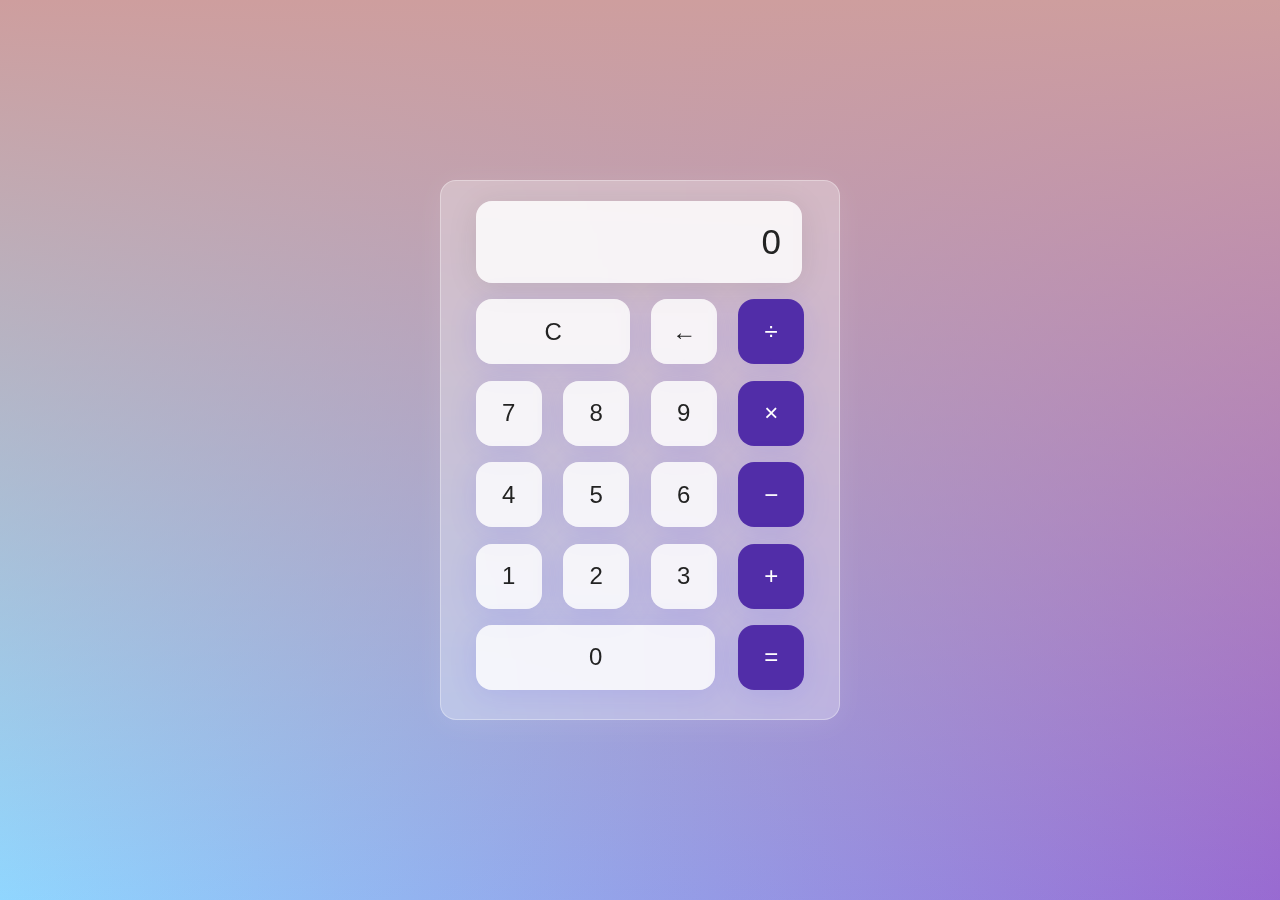
<file: calculator/index.html>
<!DOCTYPE html>
<html lang="en">
<head>
    <meta charset="UTF-8">
    <meta name="viewport" content="width=device-width, initial-scale=1.0">
    <title>Calculator</title>
    <link rel="stylesheet" href="style.css">
    <link rel="shortcut icon" href="website_logo.png" type="image/x-icon">
</head>
<body>
    <div class="wrapper">
        <section class="screen">
            0
        </section>
        <section class="calc-buttons">
            <div class="calc-button-row">
                <button class="calc-button double">
                    C
                </button>
                <button class="calc-button">
                    &larr;
                </button>
                <button class="calc-button">
                    &divide;
                </button>
            </div>

            <div class="calc-button-row">
                <button class="calc-button">
                    7
                </button>
                <button class="calc-button">
                    8
                </button>
                <button class="calc-button">
                    9
                </button>
                <button class="calc-button">
                    &times;
                </button>
            </div>
            <div class="calc-button-row">
                <button class="calc-button">
                    4
                </button>
                <button class="calc-button">
                    5
                </button>
                <button class="calc-button">
                    6
                </button>
                <button class="calc-button">
                    &minus;
                </button>
            </div>
            <div class="calc-button-row">
                <button class="calc-button">
                    1
                </button>
                <button class="calc-button">
                    2
                </button>
                <button class="calc-button">
                    3
                </button>
                <button class="calc-button">
                    &plus;
                </button>
            </div>
            <div class="calc-button-row">
                <button class="calc-button triple">
                    0
                </button>
                <button class="calc-button">
                    &equals;
                </button>
            </div>
        </section>

    </div>
    <script src="script.js"></script>
</body>
</html>
</file>
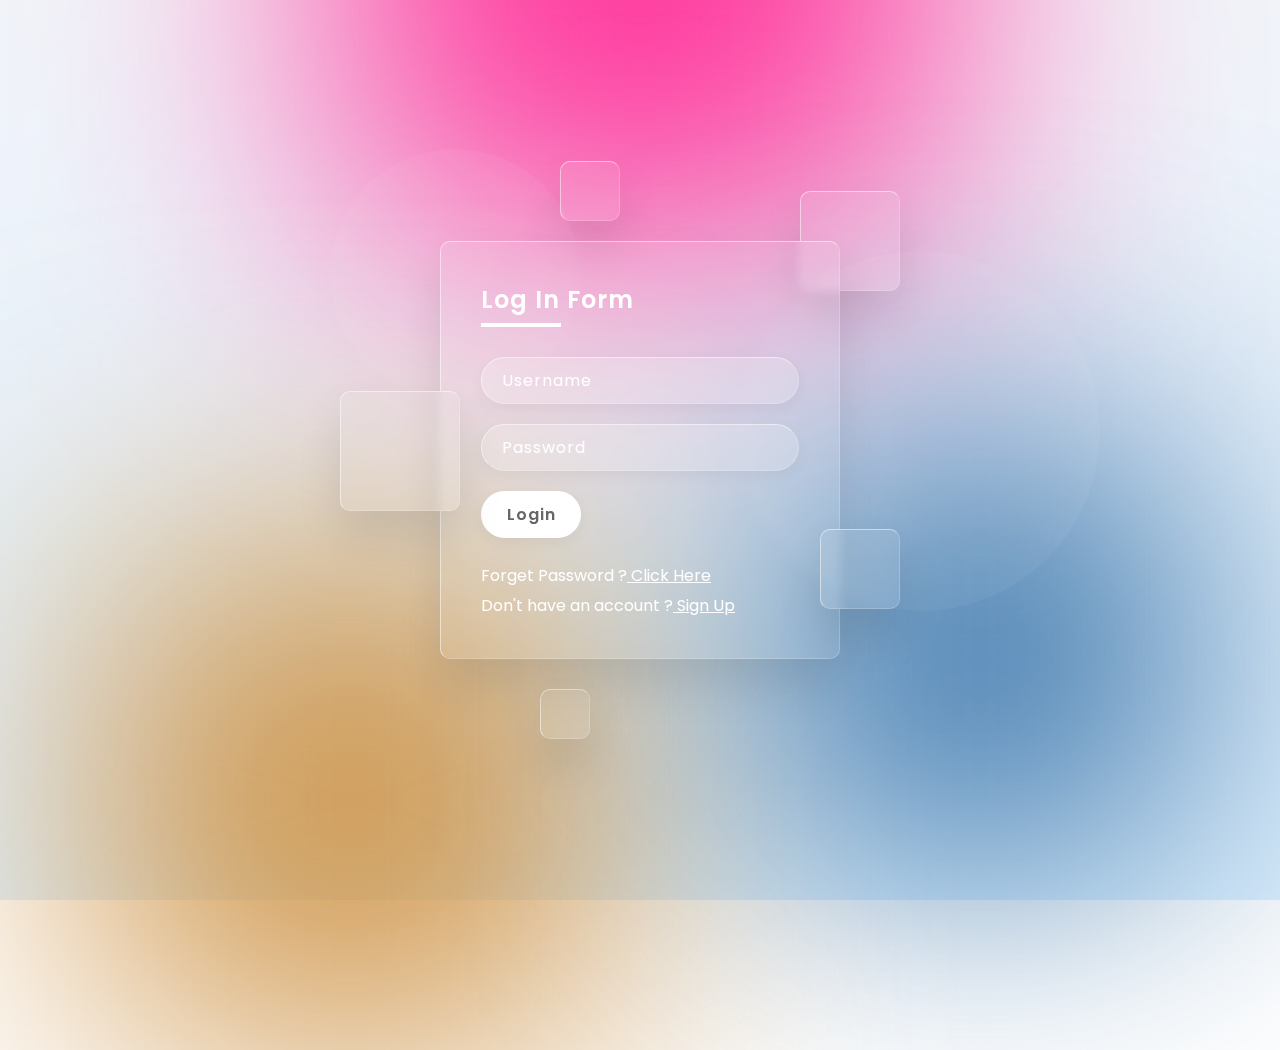
<file: glassmorphism log in page/index.html>
<!DOCTYPE html>
<html lang="en">
<head>
    <meta charset="UTF-8">
    <meta name="viewport" content="width=device-width, initial-scale=1.0">
    <title>Log In </title>
    <link rel="stylesheet" href="style.css">
</head>
<body>
    <section>
        <div class="color"></div>
        <div class="color"></div>
        <div class="color"></div>
        <div class="box">
            <div class="square" style="--i:0;"> </div>
            <div class="square" style="--i:1;"> </div>
            <div class="square" style="--i:2;"> </div>
            <div class="square" style="--i:3;"> </div>
            <div class="square" style="--i:4;"> </div>
            <div class="circle1"></div>
            <div class="circle2"></div>
            <div class="container">
            <div class="form">
                <h2>Log In Form</h2>
                <form>
                    <div class="inputbox">
                        <input type="text" placeholder="Username">
                    </div>
                    <div class="inputbox">
                        <input type="password" placeholder="Password">
                    </div>
                    <div class="inputbox">
                        <input type="submit" value="Login">
                    </div>
                    <p class="forget">Forget Password ?<a class="click" href="#" > Click Here</a></p>
                    <p class="forget">Don't have an account ?<a class="click" href="#" > Sign Up</a></p>
                </form>
            </div>
        </div>
    </div>
</section>
</body>
</html>
</file>
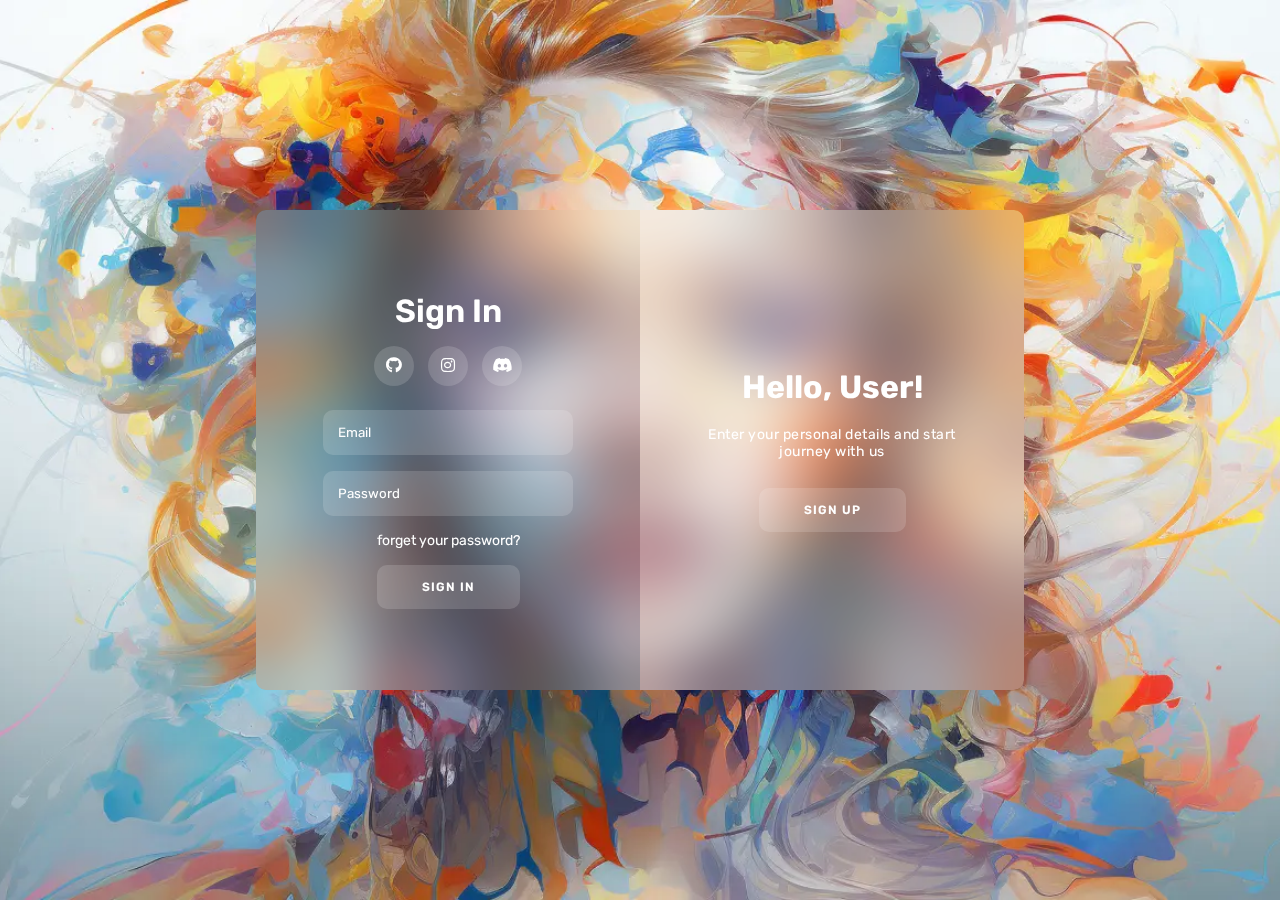
<file: glassmorphism sign in and sign up page/index.html>
<!DOCTYPE html>
<html lang="en">
<head>
    <meta charset="UTF-8">
    <meta name="viewport" content="width=device-width, initial-scale=1.0">
    <link rel="stylesheet" href="https://cdnjs.cloudflare.com/ajax/libs/font-awesome/6.5.1/css/all.min.css">
    <link rel="stylesheet" href="style.css">
    <title>sign up form </title>
</head>
<body>
    <div class="container">
        <div class="sign-up-wrapper">
            <form>
                <h1>
                    Create Account
                </h1>
                <div class="social">
                    <div>
                        <a href="#"><i class="fa-brands fa-github"></i></a>
                    </div>
                    <div>
                        <a href="#"><i class="fa-brands fa-instagram"></i></a>
                    </div>
                    <div>
                        <a href="#"><i class="fa-brands fa-discord"></i></a>
                    </div>
                </div>
                <div class="input-group">
                    <input type="text" placeholder="Name">
                    <input type="email"
                    placeholder="Email">
                    <input type="password" placeholder="Password">
                    <button>
                        Sign Up
                    </button>
                </div>
            </form>
        </div>
        <div class="sign-in-wrapper">
            <form >
                <h1>Sign In</h1>
                <div class="social">
                    <div>

                        <a href="#"><i class="fa-brands fa-github"></i></a>
                    </div>
                    <div>
                        <a href="#"><i class="fa-brands fa-instagram"></i></a>
                    </div>
                    <div>

                        <a href="#"><i class="fa-brands fa-discord"></i></a>
                    </div>
                </div>
                <div class="input-group">
                    <input type="email"
                    placeholder="Email">
                    <input type="password" placeholder="Password">
                    <a href="#">forget your password?</a>
                    <button>Sign In</button>
                </div>
            </form>
 
        </div>
        <div class="overlay">
        <div class="overlay-left">
            <h1>Welcome Back</h1>
            <p>To keep connected with us please login with your personal info</p>
            <button id="signin" class="overlay-btn">
                Sign In
            </button>
        </div>
        <div class="overlay-right">
            <h1>Hello, User!</h1>
            <p>Enter your personal details and start journey with us </p>
            <button id="signup" class="overlay-btn">Sign Up</button>
        </div>
        </div>
    </div>
    <script src="script.js"></script>
</body>
</html>
</file>
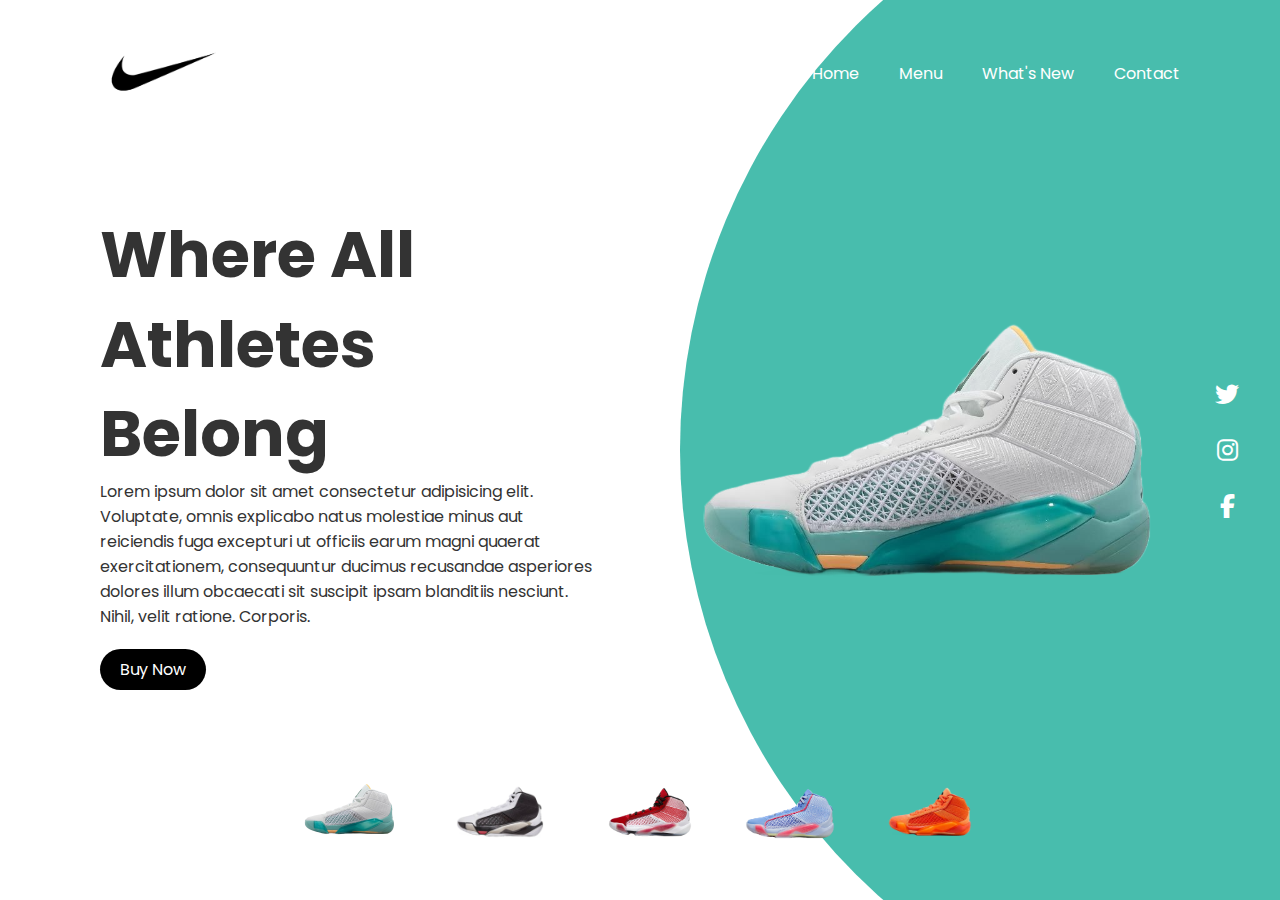
<file: nike landing page/index.html>
<!DOCTYPE html>
<html lang="en">
<head>
    <meta charset="UTF-8">
    <meta name="viewport" content="width=device-width, initial-scale=1.0">
    <title>nike landing page</title>
    <link rel="stylesheet" href="style.css">
    <link rel="stylesheet" href="https://cdnjs.cloudflare.com/ajax/libs/font-awesome/6.5.1/css/all.min.css">
</head>
<body>
    <section>
        <div class="circle"></div>
        <header>
            <a href="#" class="logo"><img height="100px" src="logo.png" alt=""></a>
            <ul>
                <li><a href="#">Home</a></li>
                <li><a href="#">Menu</a></li>
                <li><a href="#">What's New</a></li>
                <li><a href="#">Contact</a></li>
            </ul>
        </header>
        <div class="content">
            <div class="textbox">
                <h2>Where All <br> Athletes Belong</h2>
                <p>Lorem ipsum dolor sit amet consectetur adipisicing elit. Voluptate, omnis explicabo natus molestiae minus aut reiciendis fuga excepturi ut officiis earum magni quaerat exercitationem, consequuntur ducimus recusandae asperiores dolores illum obcaecati sit suscipit ipsam blanditiis nesciunt. Nihil, velit ratione. Corporis.</p>
                <a href="#">Buy Now</a>
            </div>
            <div class="imgbox">
                <img src="shoe1.png" class="nikeshoes">
            </div>
        </div>
        <ul class="thumb">
            <li><img src="shoe1.png" onclick="imgslider('shoe1.png');changecirclecolor( 'rgb(72, 189, 173)') "></li>
            <li><img  src="shoes2.png" onclick="imgslider('shoes2.png'); changecirclecolor('rgb(59, 59, 59)')"></li>
            <li><img src="shoes3.png" onclick="imgslider('shoes3.png'); changecirclecolor('rgb(117, 9, 9)')"></li>
            <li><img src="shoes4.png" onclick="imgslider('shoes4.png'); changecirclecolor('rgb(46, 114, 192)')"></li>
            <li><img src="shoes5.png" onclick="imgslider('shoes5.png'); changecirclecolor('rgb(231, 144, 13)')"></li>
        </ul>
        <ul class="social">
            <li><i class="fa-brands fa-twitter icon"></i></li>
            <li><i class="fa-brands fa-instagram icon"></i></li>
            <li><i class="fa-brands fa-facebook-f icon"></i></li>
        </ul>
    </section>

    <script src="script.js"></script>   
     </script>
</body>
</html>
</file>
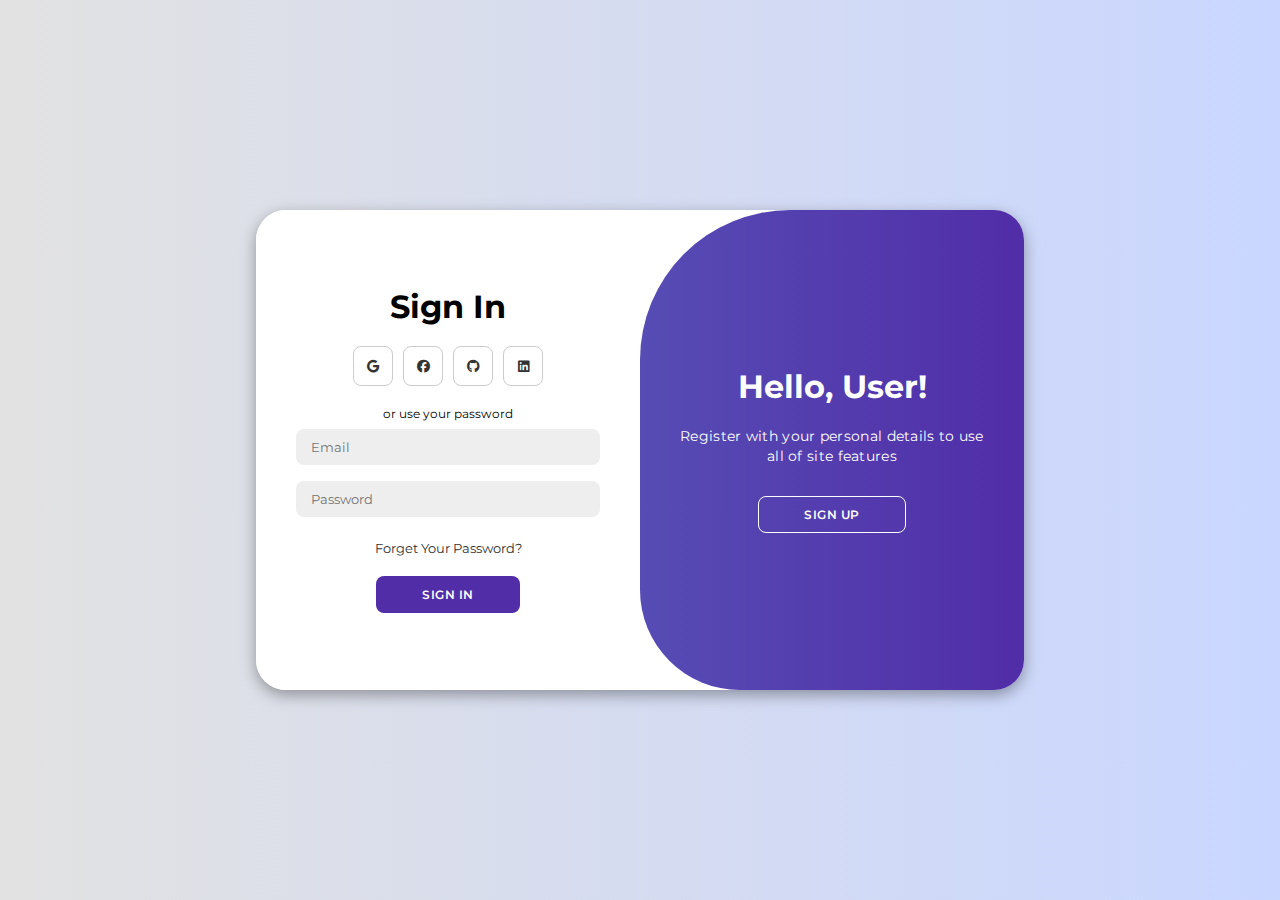
<file: sign in and sign up page 1/index.html>
<!DOCTYPE html>
<html lang="en">
<head>
    <meta charset="UTF-8">
    <meta name="viewport" content="width=device-width, initial-scale=1.0">
    <title>Login Page</title>
    <link rel="stylesheet" href="https://cdnjs.cloudflare.com/ajax/libs/font-awesome/6.5.1/css/all.min.css">
    <link rel="stylesheet" href="style.css">
</head>
<body>
    <div class="container" id="container">
        <div class="form-container sign-up">
            <form>
                <h1>Create Account</h1>
                <div class="social-icons">
                    <a href="#" class="icon"><i class="fa-brands fa-google"></i></a>
                    <a href="#" class="icon"><i class="fa-brands fa-facebook"></i></a>
                    <a href="#" class="icon"><i class="fa-brands fa-github"></i></a>
                    <a href="#" class="icon"><i class="fa-brands fa-linkedin"></i></a>
                </div>
                <span>or use your email for registration</span>
                <input type="text" placeholder="Name">
                <input type="email" placeholder="Email">
                <input type="password" placeholder="Password">
                <button>Sign Up</button>
            </form>
        </div>
        <div class="form-container sign-in">
            <form>
                <h1>Sign In</h1>
                <div class="social-icons">
                    <a href="#" class="icon"><i class="fa-brands fa-google"></i></a>
                    <a href="#" class="icon"><i class="fa-brands fa-facebook"></i></a>
                    <a href="#" class="icon"><i class="fa-brands fa-github"></i></a>
                    <a href="#" class="icon"><i class="fa-brands fa-linkedin"></i></a>
                </div>
                <span>or use your password </span>
                <input type="email" placeholder="Email">
                <input type="password" placeholder="Password">
                <a class="forget" href="#">Forget Your Password?</a>
                <button>Sign In</button>
            </form>
        </div>
        <div class="toggle-container">
            <div class="toggle">
                <div class="toggle-panel toggle-left">
                    <h1>Welcome Back!</h1>
                    <p>Enter your personal details to use all of site features</p>
                    <button class="hidden" id="login">Sign In</button>
                </div>
                <div class="toggle-panel toggle-right">
                    <h1>Hello, User!</h1>
                    <p>Register with your personal details to use all of site features</p>
                    <button class="hidden" id="register">Sign Up</button>
                </div>
            </div>
        </div>
    </div>
    <script src="script.js"></script>
</body>
</html>
</file>
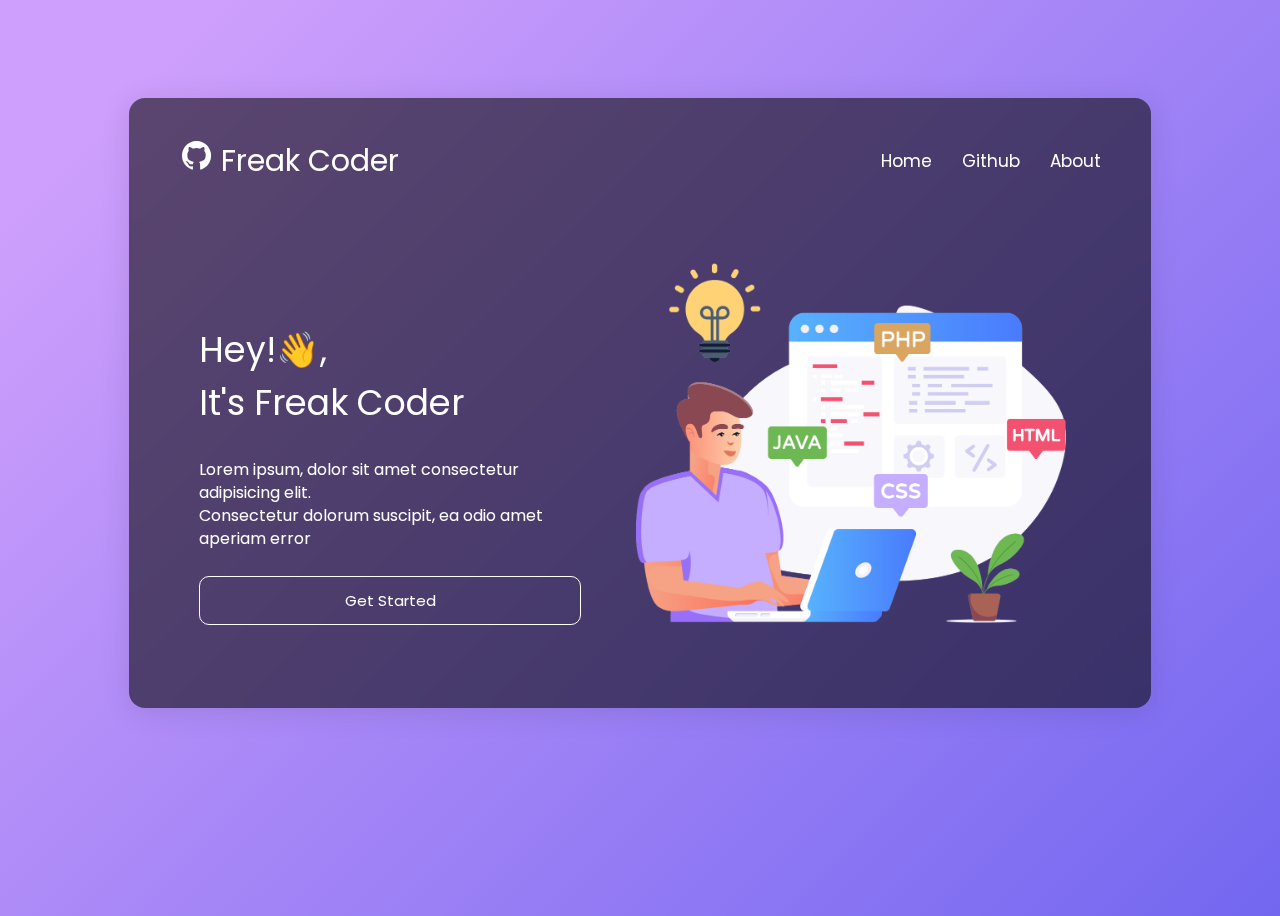
<file: simple portfolio design/index.html>
<!DOCTYPE html>
<html lang="en">
<head>
    <meta charset="UTF-8">
    <meta name="viewport" content="width=device-width, initial-scale=1.0">
    <title>Portfolio Design</title>
    <link rel="stylesheet" href="style.css">
    <link href='https://unpkg.com/boxicons@2.1.4/css/boxicons.min.css' rel='stylesheet'>
</head>
<body>
    <div class="container">
        <div class="glass-container">
            <nav class="navbar">
                <div class="logo">
                    <i class='bx bxl-github gitlogo'></i>
                    <a href="#">Freak Coder</a>
                </div>
                <ul class="nav-links">
                    <li class="nav-link"><a href="#">Home</a></li>
                    <li class="nav-link"><a href="#">Github</a></li>
                    <li class="nav-link"><a href="#">About</a></li>
                </ul>
            </nav>
            <div class="content">
                <div class="main">
                    <h2>Hey!👋,<br>It's Freak Coder</h2>
                    <p>
                        Lorem ipsum, dolor sit amet consectetur adipisicing elit. 
                        <br>
                        Consectetur dolorum suscipit, ea odio amet aperiam error
                    </p>
                    <button>Get Started</button>
                </div>
                <div class="image-wrapper">
                    <img src="pic.png" >
                </div>
            </div>
        </div>
    </div>
</body>
</html>
</file>
<file: calculator/style.css>
html{
    box-sizing: border-box;
    height: 100%;
}

*,
*::before,
*::after{
    box-sizing: inherit;
    margin: 0;
    padding: 0;
}

body{
    align-items: center;
    background: linear-gradient(rgb(206, 158, 158) 0%, rgba(251, 251, 251, 0.1) 100%), linear-gradient(90deg, #84d2ff, #8d5acd);
    display: flex;
    font-family: 'Dosis',sans-serif;
    font-display: swap;
    height: inherit;
    justify-content: center;
}

.wrapper{
    backdrop-filter: blur(5.5px);
    -webkit-backdrop-filter: blur(5.5px);
    border-radius: 16px;
    box-shadow: 0 4px 30px rgba(255,255,255,0.1);
    color: #232323;
    backdrop-filter: blur(4px);
    -webkit-backdrop-filter: blur(4px);
    background: rgba(255,255,255,0.30);
    border: 1px solid rgba(255,255,255,0.34);
    flex-basis: 400px;
    height: 540px;
    padding: 20px 35px;
}

.screen {
    backdrop-filter: blur(5.5px);
    -webkit-backdrop-filter: blur(5.5px);
    background: rgba(255,255,255,0.75);
    border: 1px solid rgba(255,255,255,0.01);
    border-radius: 16px;
    box-shadow: 0 4px 30px rgba(35,35,35,0.1);
    color: #232323;
    font-size: 35px;
    overflow: auto;
    padding: 20px;text-align:right;
    width: 326px;
}

.calc-button-row{
    display: flex;
    justify-content: space-between;
    margin: 5% 0;
}

.calc-button{
    backdrop-filter: blur(5.5px);
    -webkit-backdrop-filter: blur(5.5px);
    background-color: rgba(255,255,255,0.75);
    border: 1px solid rgba(255,255,255,0.01);
    border-radius: 16px;
    box-shadow: 0 4px 30px rgba(35,35,335,0.1);
    color: #232323;
    flex-basis: 20%;
    font-family: inherit;
    font-size: 24px;
    height: 65px;
}

.calc-button:last-child{
    backdrop-filter: blur(5.5px);
    -webkit-backdrop-filter: blur(5.5px);
    background-color: rgba(255,255,255,0.75);
    border: 1px solid rgba(255,255,255,0.01);
    border-radius: 16px;
    box-shadow: 0 4px 30px rgba(35,35,335,0.1);
    color: #fff;
    background-color: #512da8;
}

.calc-button:last-child:hover{
    background-color: inherit;
    color: inherit;
}

.calc-button:hover{
    background-color: inherit;
}

.calc-button.active{
    background-color: #ffef78;
}

.double{
    flex-basis: 47% ;
}

.triple{
    flex-basis:73% ;
}
</file>
<file: glassmorphism log in page/style.css>
@import url('https://fonts.googleapis.com/css2?family=Lato:wght@300&family=Permanent+Marker&family=Poppins:ital,wght@0,300;0,400;1,700&family=Rubik&display=swap');

*{
    margin: 0;
    padding: 0;
    box-sizing: border-box;
    font-family: 'Poppins', sans-serif;
}
body{
    overflow: hidden;

}
section{
    display: flex;
    justify-content: center;
    align-items: center;
    min-height: 100vh;
    background:linear-gradient(to bottom , #f1f4f9,#dff1ff);
}
section .color{
    position: absolute;
    filter: blur(150px);
}

section .color:nth-child(1){
    top: -350px;
    width: 600px;
    height: 600px;
    background-color: #ff359b;
}

section .color:nth-child(2){
    bottom: -150px;
    left: 100px;
    width: 500px;
    height: 500px;
    background-color: #ce9448;
}

section .color:nth-child(3){
    bottom: 50px;
    right: 100px;
    width: 400px;
    height: 400px;
    background-color: #2a68a1;
}
.box{
    position: relative;;
}

.box .square{
    position: absolute;
    backdrop-filter: blur(5px);
    border-radius: 10px;
    box-shadow: 0 25px 45px rgba(0, 0, 0, 0.1);
    border: 1px solid rgba(255, 255, 255, 0.5);
    border-right: 1px solid rgba(255, 255, 255, 0.2);
    border-bottom: 1px solid rgba(255, 255, 255, 0.2);
    background-color: rgba(255, 255, 255, 0.1);
    animation: animate 10s linear infinite;
    animation-delay: calc(-1s * var(--i));
}
@keyframes animate{
    0%,100%{
        transform: translateY(-40px);
    }
    50%{
        transform: translateY(40px);
    }
}
.box .square:nth-child(1){
    top: -50px;
    right: -60px;
    width: 100px;
    height: 100px;
}
.box .square:nth-child(2){
    top: 150px;
    left: -100px;
    width: 120px;
    height: 120px;
    z-index: 2;
}
.box .square:nth-child(3){
    bottom: 50px;
    right: -60px;
    width: 80px;
    height: 80px;
    z-index: 2;
}

.box .square:nth-child(4){
    bottom: -80px;
    left: 100px;
    width: 50px;
    height: 50px;
}

.box .square:nth-child(5){
    top: -80px;
    left: 120px;
    width: 60px;
    height: 60px;
}
.container{
    position: relative;
    width: 400px;
    min-height: 400px;
    background-color: rgba(255, 255, 255, 0.1);
    border-radius: 10px;
    display: flex;
    justify-content: center;
    align-items: center;
    backdrop-filter: blur(5px);
    box-shadow: 0 25px 45px rgba(0, 0, 0, 0.1);
    border: 1px solid rgba(255, 255, 255, 0.5);
    border-right: 1px solid rgba(255, 255, 255, 0.2);
    border-bottom: 1px solid rgba(255, 255, 255, 0.2);
}

.form{
    position: relative;
    width: 100%;
    height: 100%;
    padding: 40px;
}

.form h2{
    position: relative;
    color: #fff;
    font-size: 24px;
    font-weight: 600;
    letter-spacing: 1px;
    margin-bottom: 40px;
}
.form h2::before {
    content: '';
    position: absolute;
    left: 0;
    bottom: -10px;
    width: 80px;
    height: 4px;
    background-color: #fff;
}

.form .inputbox{
    width: 100%;
    margin-top: 20px;
}

.form .inputbox input{
    width: 100%;
    background-color: rgba(255, 255, 255, 0.2);
    border: none;
    outline: none;
    padding: 10px 20px ;
    border-radius: 30px;
    border: 1px solid rgba(255, 255, 255, 0.5);
    border-right: 1px solid rgba(255, 255, 255, 0.2);
    border-bottom: 1px solid rgba(255, 255, 255, 0.2);
    font-size: 16px;
    letter-spacing: 1px;
    color: #fff;
    box-shadow: 0 5px 15px rgba(0, 0, 0, 0.05);
}

.form .inputbox input::placeholder{
    color: #fff;
}

.form .inputbox input[type="submit"]{
    background-color: #fff;
    color: #666;
    max-width: 100px;
    cursor: pointer;
    margin-bottom: 20px;
    font-weight: 600;
}

.forget{
    margin-top: 5px;
    color: #fff;
}

.forget a{
    margin-top: 5px;
    color: #fff;
}

.box .circle1{
    position: absolute;
    height: 360px;
    width: 360px;
    border-radius: 50%;
    top:10px;
    left:300px;
    background-color: rgba(255, 255, 255, 0.05);
}

.box .circle2{
    position: absolute;
    height: 250px;
    width: 250px;
    border-radius: 50%;
    bottom: 260px;
    right:260px;
    background-color: rgba(255, 255, 255, 0.05);
}

.form .inputbox input:hover{
    background-color: #bebbbb;
}


.click:hover{
    color: #202020;
}
</file>
<file: glassmorphism sign in and sign up page/style.css>
@import url('https://fonts.googleapis.com/css2?family=Lato:wght@300&family=Permanent+Marker&family=Poppins:ital,wght@0,400;1,700&family=Rubik&display=swap');

*{
    margin:0;
    padding: 0;
    box-sizing: border-box;
    /* font-family: 'Poppins', sans-serif; */
    font-family: 'Rubik', sans-serif;
}

body{
    display: flex;
    align-items: center;
    justify-content: center;
    min-height: 100vh;
    background-image:url('full.webp') ;
    background-size: cover;
    background-repeat: no-repeat;
    background-position: center;
    overflow:hidden;
}

.container{
    border-radius: 10px;
    position:absolute;
    width: 768px;
    min-height: 480px;
    overflow: hidden;
}

form{
    background: rgba(255, 255, 255, 0.1);
    backdrop-filter: blur(30px);
    display: flex;
    flex-direction: column;
    padding: 0 50px;
    height: 100%;
    justify-content: center;
    align-items:center;   
}

.social{
    margin: 16px 0;
}

.social div{
    background: rgba(255, 255, 255, 0.15);
    width: 40px;
    height: 40px;
    display: inline-flex;
    justify-content: center;
    align-items: center;
    margin: 0 5px;
    border-radius: 50%;
    cursor: pointer;
    transition: 0.3s ease;
}

.social div:hover {
    background: rgba(255, 255, 255, 0.35);

}

.social div a i{
    color: #fff;
}

.input-group{
    display: flex;
    flex-direction: column;
    align-items: center;
}

.input-group input{
    background: rgba(255, 255, 255, 0.15);
    color: #fff;
    padding: 15px;
    margin: 8px 0;
    width: 250px;
    border:none;
    outline: none;
    border-radius: 10px;
}

.input-group input:focus{
    background: rgba(255, 255, 255, 0.25);
}

.input-group input::placeholder{
    color: #fff;

}

.input-group a{
    text-decoration: none;
    margin: 8px 0;
    color: #fff;
    font-size: 14px;
    font-weight: 400;
}

button{
    color: #fff;
    background: rgba(255, 255, 255, 0.15);
    border-radius: 10px;
    border:none;
    outline: none;
    font-size: 12px;
    font-weight: 600;
    padding: 15px 45px;
    letter-spacing: 1px;
    margin-top: 8px;
    text-transform: uppercase;
    cursor: pointer;
    transition: 0.3s ease;
}

button:hover{
    background: rgba(255, 255, 255, 0.35);
}

.sign-in-wrapper{
    position: absolute;
    left: 0;
    width: 50%;
    height: 100%;
    transition: all 0.5s;
}

.sign-up-wrapper{
    position: absolute;
    left: 0;
    width: 50%;
    height: 100%;
    opacity: 0;
    transition: all 0.5s;
}

.overlay-left{
    display: flex;
    flex-direction: column;
    padding: 0 50px;
    justify-content: center;
    align-items: center;
    text-align: center;
    position: absolute;
    font-weight: 600;
    right:0;
    width: 50%;
    height: 100%;
    opacity: 0;
    background: rgba(255, 255, 255, 0.25);
    color: #fff;
    backdrop-filter: blur(30px);
    transition: all 0.5s;
}


.overlay-right{
    display: flex;
    flex-direction: column;
    padding: 0 50px;
    justify-content: center;
    align-items: center;
    text-align: center;
    position: absolute;
    font-weight: 600;
    right:0;
    width: 50%;
    height: 100%;
    background: rgba(255, 255, 255, 0.25);
    color: #fff;
    backdrop-filter: blur(30px);
    transition: all 0.5s;
} 

.container.active .sign-in-wrapper{
    transform: translateX(100%);
    opacity: 0;
}

.container.active .sign-up-wrapper{
    transform: translateX(100%);
    opacity: 1;
    z-index: 9;
}

.container.active .overlay-right{
    transform: translateX(-100%);
    opacity: 0;
}

.container.active .overlay-left{
    transform: translateX(-100%);
    opacity: 1;
    z-index: 9;
}

form h1{
    font-weight: 600;
    color: #fff;
}

.overlay-left p,
.overlay-right p{
    font-size:  14px;
    font-weight: 400;
    letter-spacing: 0.5px;
    margin: 20px 0;


}
</file>
<file: nike landing page/style.css>
@import url('https://fonts.googleapis.com/css2?family=Lato:wght@300&family=Permanent+Marker&family=Poppins:ital,wght@0,300;0,400;1,700&family=Rubik&display=swap');

*{
    margin: 0;
    padding: 0;
    box-sizing: border-box;
    font-family: 'Poppins', sans-serif;

}

section{
    position: relative;
    width: 100%;
    min-height: 100vh;
    padding: 100px;
    display: flex;
    justify-content: space-between;
    align-items: center;
    background-color: #fff;
    
}

header{
    position: absolute;
    top: 0;
    left: 0;
    width: 100%;padding: 20px 100px;
    display: flex;
    justify-content: space-between;
    align-items: center;
    
}

header .logo{
    position: relative;
    min-width: 80px;
    
}

header ul{
    position: relative;
    display: flex;
    
}

header ul li{
    list-style: none;
}

header ul li a{
    color: #fff;
    display: inline-block;
    font-weight: 400;
    margin-left: 40px;
    text-decoration: none;
}

header ul li a:hover{
    color: #e6d8d8;
    display: inline-block;
    font-weight: 400;
    margin-left: 40px;
    text-decoration: none;
}


.content{
    position: relative;
    width: 100%;
    display: flex;
    justify-content: space-between;
    align-items: center;

}

.content .textbox{
    position: relative;
    max-width: 600px;
}

.content .textbox h2{
    color: #333;
    font-size: 4em;
    line-height: 1.4em;
}

.content .textbox p{
    color: #333;
}

.content .textbox a{
    display: inline-block;
    margin-top: 20px;
    padding: 8px 20px;
    background-color: black ;
    color: #fff;
    border-radius: 40px;
    text-decoration: none;
}

.content .textbox a:hover{
    display: inline-block;
    margin-top: 20px;
    padding: 8px 20px;
    background-color: rgb(43, 42, 42) ;
    color: #fff;
    border-radius: 40px;
    text-decoration: none;
}

.content .imgbox{
    width: 600px;
    display: flex;
    justify-content: flex-end;
}

.content .imgbox img{
    max-width: 500px;
    margin-left: 80px;
}

.thumb li img{
    height: 100px;
}


.thumb{
    position: absolute;
    left: 50%;
    bottom: 20px;
    transform: translateX(-50%);
    display: flex;
}

.thumb li{
    list-style: none;
    display: inline-block;
    margin:0 20px;
    cursor: pointer;
    transition: all 0.5s ease;
}

.thumb li:nth-child(2) img{
    height: 120px;
    margin:-15px 0;
}
.thumb li:nth-child(4) img{
   margin: 7px 0;
}


.thumb li:hover{
    transform: translateY(-15px);
}

.social{
    position: absolute;
    top: 50%;
    right: 30px;
    transform: translateY(-50%);
    display: flex;
    justify-content: center;
    align-items: center;
    flex-direction: column;

}

.social li {
    list-style: none;
}

.social li i{
    display: inline-block;
    margin: 5px 0;
    transform: scale(1.5);
    padding: 15px;
}

.circle{
    position: absolute;
    top: 0;
    left: 0;
    width: 100%;
    height: 100%;
    background-color: rgb(72, 189, 173);
    clip-path: circle(600px at right );

}
.social {
    color: #fff;
}

.social li i:hover{
    color: #d8d1d1;
}

/* colors */
/* rgb(72, 189, 173)
rgb(59, 59, 59)
rgb(117, 9, 9)
rgb(46, 114, 192)
rgb(231, 144, 13) */
</file>
<file: sign in and sign up page 1/style.css>
@import url('https://fonts.googleapis.com/css2?family=Montserrat:wght@300;400;500;600;700&display=swap');

*{
    margin: 0;
    padding: 0;
    box-sizing: border-box;
    font-family: 'Montserrat', sans-serif;
}

body{
    background-color: #c9d6ff;
    background: linear-gradient(to right, #e2e2e2, #c9d6ff);
    display: flex;
    align-items: center;
    justify-content: center;
    flex-direction: column;
    height: 100vh;
}

.container{
    background-color: #fff;
    border-radius: 30px;
    box-shadow: 0 5px 15px rgba(0, 0, 0, 0.35);
    position: relative;
    overflow: hidden;
    width: 768px;
    max-width: 100%;
    min-height: 480px;
}

.container p{
    font-size: 14px;
    line-height: 20px;
    letter-spacing: 0.3px;
    margin: 20px 0;
}

.container span{
    font-size: 12px;
}

.container a{
    color: #333;
    font-size: 13px;
    text-decoration: none;
    margin: 15px 0 10px;
}

.container button{
    background-color: #512da8;
    color: #fff;
    font-size: 12px;
    padding: 10px 45px;
    border: 1px solid transparent;
    border-radius: 8px;
    font-weight: 600;
    letter-spacing: 0.5px;
    text-transform: uppercase;
    margin-top: 10px;
    cursor: pointer;
}

.container button.hidden{
    background-color: transparent;
    border-color: #fff;
}

.container form{
    background-color: #fff;
    display: flex;
    align-items: center;
    justify-content: center;
    flex-direction: column;
    padding: 0 40px;
    height: 100%;
}

.container input{
    background-color: #eee;
    border: none;
    margin: 8px 0;
    padding: 10px 15px;
    font-size: 13px;
    border-radius: 8px;
    width: 100%;
    outline: none;
}

.form-container{
    position: absolute;
    top: 0;
    height: 100%;
    transition: all 0.6s ease-in-out;
}

.sign-in{
    left: 0;
    width: 50%;
    z-index: 2;
}

.container.active .sign-in{
    transform: translateX(100%);
}

.sign-up{
    left: 0;
    width: 50%;
    opacity: 0;
    z-index: 1;
}

.container.active .sign-up{
    transform: translateX(100%);
    opacity: 1;
    z-index: 5;
    animation: move 0.6s;
}

@keyframes move{
    0%, 49.99%{
        opacity: 0;
        z-index: 1;
    }
    50%, 100%{
        opacity: 1;
        z-index: 5;
    }
}

.social-icons{
    margin: 20px 0;
}

.social-icons a{
    border: 1px solid #ccc;
    border-radius: 20%;
    display: inline-flex;
    justify-content: center;
    align-items: center;
    margin: 0 3px;
    width: 40px;
    height: 40px;
}

.toggle-container{
    position: absolute;
    top: 0;
    left: 50%;
    width: 50%;
    height: 100%;
    overflow: hidden;
    transition: all 0.6s ease-in-out;
    border-radius: 150px 0 0 100px;
    z-index: 1000;
}

.container.active .toggle-container{
    transform: translateX(-100%);
    border-radius: 0 150px 100px 0;
}

.toggle{
    background-color: #512da8;
    height: 100%;
    background: linear-gradient(to right, #5c6bc0, #512da8);
    color: #fff;
    position: relative;
    left: -100%;
    height: 100%;
    width: 200%;
    transform: translateX(0);
    transition: all 0.6s ease-in-out;
}

.container.active .toggle{
    transform: translateX(50%);
}

.toggle-panel{
    position: absolute;
    width: 50%;
    height: 100%;
    display: flex;
    align-items: center;
    justify-content: center;
    flex-direction: column;
    padding: 0 30px;
    text-align: center;
    top: 0;
    transform: translateX(0);
    transition: all 0.6s ease-in-out;
}

.toggle-left{
    transform: translateX(-200%);
}

.container.active .toggle-left{
    transform: translateX(0);
}

.toggle-right{
    right: 0;
    transform: translateX(0);
}

.container.active .toggle-right{
    transform: translateX(200%);
}

.social-icons a:hover{
    background-color: #babbbe;
}

input:hover{
    background-color: #babbbe ;
}

button:hover{
    background-color: #5a68bd;
    /* color: #929292; */
}

.forget:hover{
    color: #4e51ec;
}
</file>
<file: simple portfolio design/style.css>
@import url('https://fonts.googleapis.com/css2?family=Poppins:ital,wght@0,100;0,200;0,300;0,400;0,500;0,600;0,700;0,800;0,900;1,100;1,200;1,300;1,400;1,500;1,600;1,700;1,800;1,900&display=swap');

*{
    font-family: "Poppins", sans-serif;
    font-weight: 400;
    font-style: normal;
}

a{
    text-decoration: none;
    color: #fff;
}

body{
    color: #fff;
    background: linear-gradient(135deg, rgb(206, 159, 252) 10%, rgb(115, 103, 240) 100%);
    min-height: 100vh;
}

.container{
    display: flex;
    justify-content: center;
    

}

.glass-container{
    display: block;
    max-width: 72vw;
    margin-top: 10vh;
    margin-bottom: 30px;
    background: rgba(0, 0, 0, 0.56);
    padding: 50px;
    border-radius: 16px;
    box-shadow: 0 4px 30px rgba(0, 0, 0, 0.1);
    backdrop-filter: blur(11.6px);
    -webkit-backdrop-filter: blur(11.6px);

}


.logo{
    display:inline-block;
    font-size: 30px;
    font-weight: 600;
    margin-top: -10px;
}
.image-wrapper img{
    max-width: 500px;

}

ul.nav-links{
    margin: 0;
    float: right;
    display: flex;
    list-style: none;

}

li.nav-link{
    display: inline-block;
    margin-left: 30px;
    font-size: 17px;
    font-weight: 300;
}

.content{
    display: flex;
    width: 100%;
}

.main{
    margin-top: 10vh;
    display: inline-block;
    padding: 20px;
}

.main h2{
    font-size: 35px;
}

.main p{
    font-size: 16px;
    line-height: 23px;
}

button{
    margin-top: 10px;
    width: 100%;
    height: 49px;
    font-size: 15px;
    color: #fff;
    background-color: transparent;
    border: 1px solid #fff;
    border-radius: 10px;
    cursor: pointer;
    transition: all 0.3s ease;
}

button:hover{
    border-color: #7b26db;
    background-color: #7b26db;
}

.image-wrapper{
    display: flex;
    margin-top: 5vh;
    position: relative;
}

.logo .gitlogo{
    font-size: 35px;
}

.glass-container ul li a:hover{
    color: #cfbfbf;
}

@media screen and (max-width:1075px){
    .content{
        flex-direction: column;
    }
}

@media screen and (max-width:720px){
    .logo{
        font-size: 22px;
    }
    li.nav-link{
        font-size: 13px;
    }
    .main h2{
        font-size: 28px;
    }
    .main p{
        font-size: 15px;
    }
    button{
        font-size: 13px;
    }
    .image-wrapper img{
        max-width: 400px;
    }
    .logo .gitlogo{
        font-size: 25px;
    }
}
</file>
